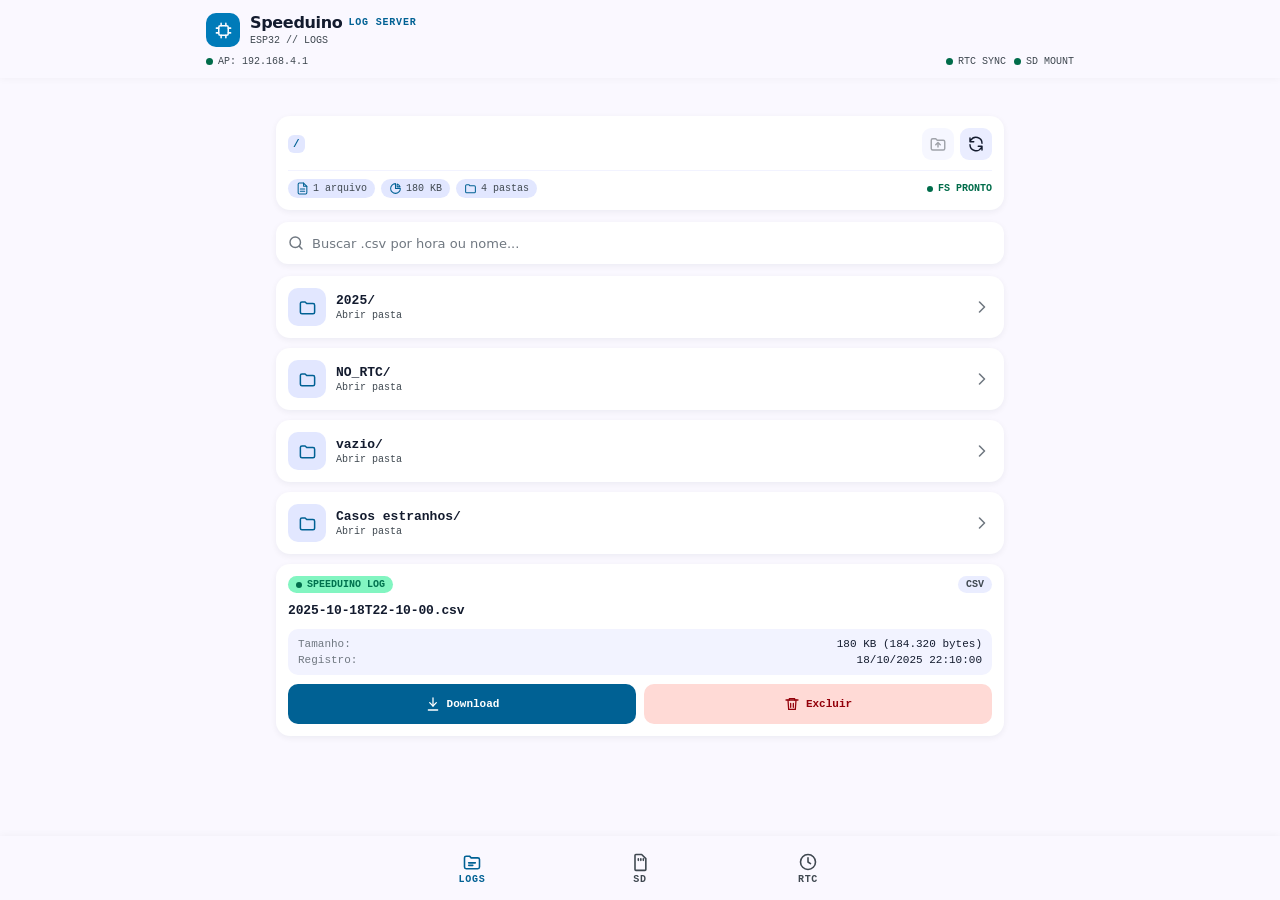
<file: tools/web_preview/index.html>
<!DOCTYPE html>
<html lang="pt-BR">
<head>
<meta charset="utf-8">
<meta name="viewport" content="width=device-width, initial-scale=1.0, viewport-fit=cover">
<meta name="theme-color" content="#faf8ff">
<title>Logs - Speeduino Log Server</title>
<link rel="stylesheet" href="styles.css">
</head>
<body>
<header class="app-header">
  <div class="header-inner">
    <div class="brand-row">
      <div class="brand">
        <div class="brand-mark"><span data-icon="memory"></span></div>
        <div>
          <div class="brand-title"><strong>Speeduino</strong><span class="brand-kicker">Log Server</span></div>
          <span class="brand-sub">ESP32 // LOGS</span>
        </div>
      </div>
    </div>
    <div class="status-row">
      <div class="status-group">
        <span class="status-chip"><span class="dot"></span>AP: 192.168.4.1</span>
      </div>
      <div class="status-group">
        <span class="status-chip"><span class="dot" id="rtc-dot"></span><span id="rtc-status">RTC SYNC</span></span>
        <span class="status-chip"><span class="dot" id="sd-dot"></span><span id="sd-status">SD MOUNT</span></span>
      </div>
    </div>
  </div>
</header>

<main class="page logs-page">
  <section class="panel">
    <div class="breadcrumb-bar">
      <div class="breadcrumb" id="breadcrumb"></div>
      <div class="breadcrumb-actions">
        <a class="icon-btn" id="up-btn" href="#" aria-label="Subir pasta"><span data-icon="folder_up"></span></a>
        <button class="icon-btn" id="refresh-btn" type="button" aria-label="Atualizar pasta"><span data-icon="sync"></span></button>
      </div>
    </div>
    <div class="stats-row">
      <div class="stats-pills" id="stats-pills"></div>
      <span class="status-ok" id="fs-status"><span class="dot pulse"></span>FS PRONTO</span>
    </div>
  </section>

  <section class="search-wrap">
    <span data-icon="search"></span>
    <input class="search-input" id="search-input" type="search" placeholder="Buscar .csv por hora ou nome..." autocomplete="off">
  </section>

  <section class="list" id="log-list"></section>

  <section class="empty-state" id="empty-state">
    <div class="empty-icon"><span data-icon="search"></span></div>
    <h2 class="empty-title" id="empty-title">Nenhum log encontrado</h2>
    <p class="empty-text" id="empty-text">Nenhum arquivo corresponde ao filtro nesta pasta.</p>
  </section>
</main>

<nav class="bottom-nav">
  <div class="nav-inner">
    <a class="nav-item active" href="index.html" aria-current="page"><span data-icon="folder_data"></span><span>Logs</span></a>
    <a class="nav-item" href="sd.html"><span data-icon="sd_card"></span><span>SD</span></a>
    <a class="nav-item" href="rtc.html"><span data-icon="update"></span><span>RTC</span></a>
  </div>
</nav>

<script src="common.js"></script>
<script>
var CURRENT_PATH = "/2025/Outubro/19/2025-10-19T12-34-56.csv";

var TREE = {
  "/": [
    { name: "2025", type: "dir" },
    { name: "NO_RTC", type: "dir" },
    { name: "vazio", type: "dir" },
    { name: "Casos estranhos", type: "dir" },
    { name: "2025-10-18T22-10-00.csv", type: "file", size: 184320 }
  ],
  "/2025": [
    { name: "Setembro", type: "dir" },
    { name: "Outubro", type: "dir" }
  ],
  "/2025/Setembro": [
    { name: "19", type: "dir" },
    { name: "20", type: "dir" }
  ],
  "/2025/Setembro/19": [
    { name: "2025-09-19T08-00-00.csv", type: "file", size: 128000 },
    { name: "2025-09-19T12-00-00.csv", type: "file", size: 1048576 }
  ],
  "/2025/Setembro/20": [
    { name: "2025-09-20T07-30-00.csv", type: "file", size: 987654 }
  ],
  "/2025/Outubro": [
    { name: "18", type: "dir" },
    { name: "19", type: "dir" }
  ],
  "/2025/Outubro/18": [
    { name: "2025-10-18T22-10-00.csv", type: "file", size: 184320 }
  ],
  "/2025/Outubro/19": [
    { name: "2025-10-19T08-00-00.csv", type: "file", size: 512000 },
    { name: "2025-10-19T10-30-00.csv", type: "file", size: 401408 },
    { name: "2025-10-19T12-34-56.csv", type: "file", size: 245760 }
  ],
  "/NO_RTC": [
    { name: "BOOT_0000012345.csv", type: "file", size: 4096 }
  ],
  "/vazio": [],
  "/Casos estranhos": [
    { name: "log do Giulio's car.csv", type: "file", size: 64000 },
    { name: "log & teste.csv", type: "file", size: 32000 },
    { name: "relatório final (v2).csv", type: "file", size: 16000 },
    { name: "arquivo_com_nome_extremamente_longo_para_testar_quebra_de_layout_2025-09-19T18-32-05.csv", type: "file", size: 2048 },
    { name: "vazio.csv", type: "file", size: 0 },
    { name: "erro.csv", type: "file", size: 8000 }
  ]
};

var params = new URLSearchParams(location.search);
var sdOk = params.get("sd") !== "0";
var rtcOk = params.get("rtc") !== "0";
var currentDir = "/";

function setStatus() {
  var rtcDot = document.getElementById("rtc-dot");
  var rtcText = document.getElementById("rtc-status");
  var sdDot = document.getElementById("sd-dot");
  var sdText = document.getElementById("sd-status");
  var fs = document.getElementById("fs-status");

  rtcDot.className = "dot" + (rtcOk ? "" : " err");
  rtcText.textContent = rtcOk ? "RTC SYNC" : "RTC OFF";
  sdDot.className = "dot" + (sdOk ? "" : " err");
  sdText.textContent = sdOk ? "SD MOUNT" : "SD OFF";
  fs.className = "status-ok" + (sdOk ? "" : " bad");
  fs.innerHTML = '<span class="dot' + (sdOk ? " pulse" : "") + '"></span>' + (sdOk ? "FS PRONTO" : "SD INDISPONÍVEL");
}

function parentOf(dir) {
  if (dir === "/") return null;
  var slash = dir.lastIndexOf("/");
  return slash <= 0 ? "/" : dir.substring(0, slash);
}

function renderBreadcrumb() {
  var root = document.getElementById("breadcrumb");
  var parts = currentDir.split("/").filter(Boolean);
  var items = [{ label: "/", path: "/" }];
  var path = "";
  parts.forEach(function (part) {
    path += "/" + part;
    items.push({ label: part, path: path });
  });

  var html = "";
  items.forEach(function (item, index) {
    if (index > 1) html += '<span class="crumb-sep">/</span>';
    if (index === items.length - 1) {
      html += '<span class="crumb current">' + escapeHtml(item.label) + "</span>";
    } else {
      html += '<a class="crumb" href="?dir=' + urlEncode(item.path) + '">' + escapeHtml(item.label) + "</a>";
    }
  });
  root.innerHTML = html;

  var up = document.getElementById("up-btn");
  var parent = parentOf(currentDir);
  if (parent === null) {
    up.href = "#";
    up.className = "icon-btn disabled";
    up.setAttribute("aria-disabled", "true");
  } else {
    up.href = "?dir=" + urlEncode(parent);
    up.className = "icon-btn";
    up.removeAttribute("aria-disabled");
  }
}

function renderStats(entries) {
  var files = entries.filter(function (entry) { return entry.type === "file"; });
  var folders = entries.filter(function (entry) { return entry.type === "dir"; });
  var total = files.reduce(function (sum, entry) { return sum + entry.size; }, 0);
  var html = '<span class="pill">' + icon("description") + " " + files.length + " arquivo" + (files.length === 1 ? "" : "s") + "</span>";
  html += '<span class="pill">' + icon("pie_chart") + " " + formatBytes(total) + "</span>";
  if (folders.length) {
    html += '<span class="pill">' + icon("folder") + " " + folders.length + " pasta" + (folders.length === 1 ? "" : "s") + "</span>";
  }
  document.getElementById("stats-pills").innerHTML = html;
}

function fileMeta(name, noRtc) {
  var parsed = parseLogName(name);
  if (parsed) return parsed.date + " " + parsed.time;
  return noRtc ? "Sem RTC" : "—";
}

function renderFileCard(entry, fullPath) {
  var isCurrent = fullPath === CURRENT_PATH;
  var noRtc = currentDir === "/NO_RTC";
  var parsed = parseLogName(entry.name);
  var badge;
  if (isCurrent) {
    badge = '<span class="badge badge-current"><span class="dot pulse"></span>GRAVANDO</span>';
  } else if (noRtc) {
    badge = '<span class="badge badge-warn"><span class="dot warn"></span>SEM RTC</span>';
  } else if (parsed) {
    badge = '<span class="badge badge-log"><span class="dot"></span>SPEEDUINO LOG</span>';
  } else {
    badge = '<span class="badge badge-muted">ARQUIVO</span>';
  }

  var html = '<article class="item-card log-card" data-name="' + escapeHtml(entry.name.toLowerCase()) + '">';
  html += '<div class="item-top">' + badge + '<span class="badge badge-muted">CSV</span></div>';
  html += '<h3 class="item-title">' + escapeHtml(entry.name) + "</h3>";
  html += '<div class="item-meta">';
  html += '<div class="meta-row"><span class="meta-label">Tamanho:</span><span class="meta-value">' + formatBytesDetailed(entry.size) + "</span></div>";
  html += '<div class="meta-row"><span class="meta-label">Registro:</span><span class="meta-value">' + (isCurrent ? "em andamento" : fileMeta(entry.name, noRtc)) + "</span></div>";
  html += "</div>";

  if (isCurrent) {
    html += '<div class="item-actions"><button class="btn btn-secondary" type="button" disabled>' + icon("clock") + " Gravando agora</button></div>";
  } else {
    var url = urlEncode(fullPath);
    html += '<div class="item-actions">';
    html += '<a class="btn btn-primary" href="/download?file=' + url + '">' + icon("download") + " Download</a>";
    html += '<button class="btn btn-danger" type="button" data-delete data-file="' + escapeHtml(fullPath) + '" data-name="' + escapeHtml(entry.name) + '">' + icon("trash") + " Excluir</button>";
    html += "</div>";
  }
  html += "</article>";
  return html;
}

function render() {
  var entries = TREE[currentDir];
  if (!entries) {
    document.getElementById("log-list").innerHTML = "";
    document.getElementById("empty-title").textContent = "Pasta não encontrada";
    document.getElementById("empty-text").textContent = "O caminho solicitado não existe no cartão SD.";
    document.getElementById("empty-state").classList.add("visible");
    return;
  }

  renderBreadcrumb();
  renderStats(entries);

  var html = "";
  var parent = parentOf(currentDir);
  if (parent !== null) {
    html += '<a class="item-card folder-card parent-card" href="?dir=' + urlEncode(parent) + '">';
    html += '<div class="folder-info"><div class="folder-icon">' + icon("folder_up") + '</div><div><div class="folder-name">Pasta acima</div><div class="folder-sub">Voltar para ' + escapeHtml(parent) + '</div></div></div>';
    html += icon("chevron_right", "folder-arrow") + "</a>";
  }

  entries.forEach(function (entry) {
    var fullPath = currentDir === "/" ? "/" + entry.name : currentDir + "/" + entry.name;
    if (entry.type === "dir") {
      html += '<a class="item-card folder-card" href="?dir=' + urlEncode(fullPath) + '" data-name="' + escapeHtml(entry.name.toLowerCase()) + '">';
      html += '<div class="folder-info"><div class="folder-icon">' + icon("folder") + '</div><div><div class="folder-name">' + escapeHtml(entry.name) + '/</div><div class="folder-sub">Abrir pasta</div></div></div>';
      html += icon("chevron_right", "folder-arrow") + "</a>";
    } else {
      html += renderFileCard(entry, fullPath);
    }
  });

  document.getElementById("log-list").innerHTML = html;
  document.getElementById("search-input").value = "";
  applySearch();
}

function applySearch() {
  var query = document.getElementById("search-input").value.toLowerCase().trim();
  var cards = document.querySelectorAll("#log-list .log-card, #log-list .folder-card:not(.parent-card)");
  var visible = 0;
  cards.forEach(function (card) {
    var name = (card.getAttribute("data-name") || "").toLowerCase();
    var show = !query || name.indexOf(query) >= 0;
    card.classList.toggle("hidden", !show);
    if (show) visible++;
  });

  var empty = document.getElementById("empty-state");
  var entries = TREE[currentDir] || [];
  if (visible === 0) {
    empty.classList.add("visible");
    if (entries.length === 0) {
      document.getElementById("empty-title").textContent = "Pasta vazia";
      document.getElementById("empty-text").textContent = "Nenhum arquivo de log nesta pasta.";
    } else {
      document.getElementById("empty-title").textContent = "Nenhum log encontrado";
      document.getElementById("empty-text").textContent = "Nenhum arquivo corresponde ao termo digitado nesta pasta.";
    }
  } else {
    empty.classList.remove("visible");
  }
}

function removeFile(fullPath) {
  var slash = fullPath.lastIndexOf("/");
  var parent = slash <= 0 ? "/" : fullPath.substring(0, slash);
  var name = fullPath.substring(slash + 1);
  var entries = TREE[parent];
  if (!entries) return false;
  for (var i = 0; i < entries.length; i++) {
    if (entries[i].type === "file" && entries[i].name === name) {
      entries.splice(i, 1);
      return true;
    }
  }
  return false;
}

document.getElementById("search-input").addEventListener("input", applySearch);

document.getElementById("log-list").addEventListener("click", function (event) {
  var button = event.target.closest("[data-delete]");
  if (!button) return;
  var name = button.getAttribute("data-name");
  var file = button.getAttribute("data-file");
  if (!confirm("Tem certeza que deseja excluir " + name + "?")) return;
  button.disabled = true;
  setTimeout(function () {
    if (file.indexOf("erro.csv") >= 0) {
      alert("Erro: Falha ao remover o arquivo");
      button.disabled = false;
      return;
    }
    if (!removeFile(file)) {
      alert("Erro: Arquivo não encontrado");
      button.disabled = false;
      return;
    }
    render();
  }, 650);
});

document.addEventListener("click", function (event) {
  var link = event.target.closest('a[href^="/download?file="]');
  if (!link) return;
  event.preventDefault();
  var file = new URL(link.getAttribute("href"), location.href).searchParams.get("file");
  if (!file || file === CURRENT_PATH) return;
  setTimeout(function () { fakeCsvDownload(file); }, 650);
});

document.getElementById("refresh-btn").addEventListener("click", function () {
  var button = this;
  button.classList.add("spin");
  setTimeout(function () { button.classList.remove("spin"); }, 500);
  render();
});

document.getElementById("up-btn").addEventListener("click", function (event) {
  if (this.classList.contains("disabled")) event.preventDefault();
});

(function init() {
  var dir = params.get("dir");
  if (dir === null || dir === "") dir = "/";
  if (!dir.startsWith("/") || dir.indexOf("..") >= 0) {
    document.getElementById("log-list").innerHTML = "";
    document.getElementById("empty-title").textContent = "Caminho inválido";
    document.getElementById("empty-text").textContent = "O caminho solicitado não é permitido.";
    document.getElementById("empty-state").classList.add("visible");
    return;
  }
  if (dir.length > 1) dir = dir.replace(/\/+$/, "");
  currentDir = dir;
  setStatus();
  render();
})();
</script>
</body>
</html>
</file>
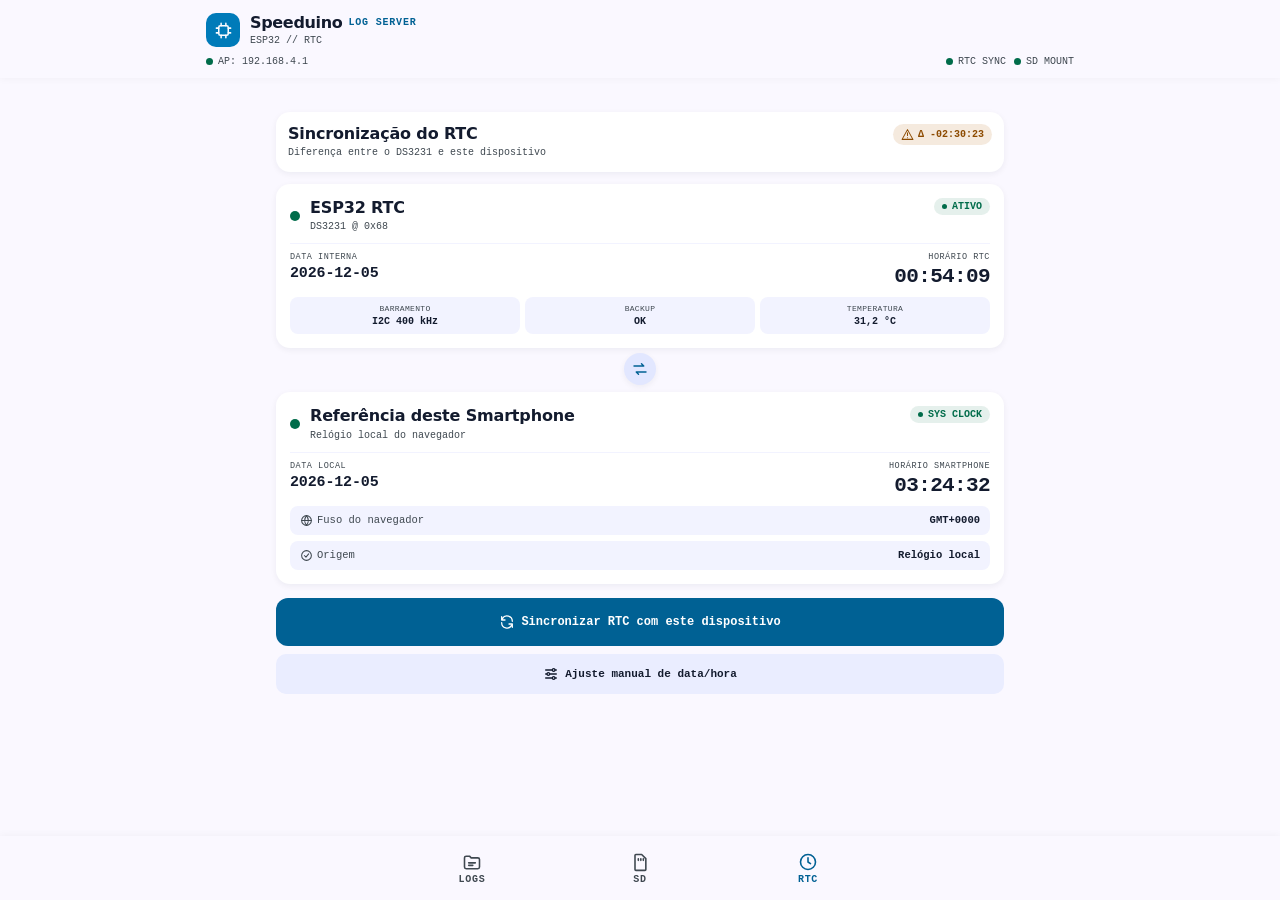
<file: tools/web_preview/rtc.html>
<!DOCTYPE html>
<html lang="pt-BR">
<head>
<meta charset="utf-8">
<meta name="viewport" content="width=device-width, initial-scale=1.0, viewport-fit=cover">
<meta name="theme-color" content="#faf8ff">
<title>RTC - Speeduino Log Server</title>
<link rel="stylesheet" href="styles.css">
</head>
<body>
<header class="app-header">
  <div class="header-inner">
    <div class="brand-row">
      <div class="brand">
        <div class="brand-mark"><span data-icon="memory"></span></div>
        <div>
          <div class="brand-title"><strong>Speeduino</strong><span class="brand-kicker">Log Server</span></div>
          <span class="brand-sub">ESP32 // RTC</span>
        </div>
      </div>
    </div>
    <div class="status-row">
      <div class="status-group">
        <span class="status-chip"><span class="dot"></span>AP: 192.168.4.1</span>
      </div>
      <div class="status-group">
        <span class="status-chip"><span class="dot" id="rtc-dot"></span><span id="rtc-status">RTC SYNC</span></span>
        <span class="status-chip"><span class="dot" id="sd-dot"></span><span id="sd-status">SD MOUNT</span></span>
      </div>
    </div>
  </div>
</header>

<main class="page">
  <section class="panel status-panel">
    <div>
      <h2 class="card-title">Sincronização do RTC</h2>
      <p class="card-sub">Diferença entre o DS3231 e este dispositivo</p>
    </div>
    <span class="delta-badge" id="delta-badge"><span data-icon="warning"></span><span id="delta-text">Δ --:--:--</span></span>
  </section>

  <div class="warning-box" id="rtc-warning">
    <span data-icon="warning"></span>
    <div><strong>RTC não detectado.</strong> Sincronização e ajuste manual ficam indisponíveis até o DS3231 responder.</div>
  </div>

  <section class="card time-card" id="rtc-card">
    <div class="card-head">
      <div class="card-identity">
        <span class="live-dot pulse" id="rtc-live"></span>
        <div>
          <h2 class="card-title">ESP32 RTC</h2>
          <p class="card-sub">DS3231 @ 0x68</p>
        </div>
      </div>
      <span class="status-badge" id="rtc-badge"><span class="dot"></span><span id="rtc-badge-text">ATIVO</span></span>
    </div>
    <div class="time-grid">
      <div class="time-field">
        <span class="time-label">Data interna</span>
        <span class="time-value" id="rtc-date">--</span>
      </div>
      <div class="time-field right">
        <span class="time-label">Horário RTC</span>
        <span class="time-value clock" id="rtc-clock">--:--:--</span>
      </div>
    </div>
    <div class="diag-grid">
      <div class="diag-tile"><span>Barramento</span><strong>I2C 400 kHz</strong></div>
      <div class="diag-tile"><span>Backup</span><strong id="rtc-backup">OK</strong></div>
      <div class="diag-tile"><span>Temperatura</span><strong id="rtc-temp">31,2 °C</strong></div>
    </div>
  </section>

  <div class="transfer"><div class="transfer-icon"><span data-icon="sync_alt"></span></div></div>

  <section class="card time-card">
    <div class="card-head">
      <div class="card-identity">
        <span class="live-dot"></span>
        <div>
          <h2 class="card-title">Referência deste Smartphone</h2>
          <p class="card-sub">Relógio local do navegador</p>
        </div>
      </div>
      <span class="status-badge"><span class="dot"></span><span>SYS CLOCK</span></span>
    </div>
    <div class="time-grid">
      <div class="time-field">
        <span class="time-label">Data local</span>
        <span class="time-value" id="phone-date">--</span>
      </div>
      <div class="time-field right">
        <span class="time-label">Horário smartphone</span>
        <span class="time-value clock" id="phone-clock">--:--:--</span>
      </div>
    </div>
    <div class="diag-list">
      <div class="diag-row"><span><span data-icon="public"></span> Fuso do navegador</span><strong id="timezone-label">GMT</strong></div>
      <div class="diag-row"><span><span data-icon="verified"></span> Origem</span><strong>Relógio local</strong></div>
    </div>
  </section>

  <div class="actions">
    <button class="btn btn-primary btn-large" id="btn-sync" type="button"><span data-icon="sync"></span><span>Sincronizar RTC com este dispositivo</span></button>
    <button class="btn btn-secondary btn-medium" id="btn-manual-toggle" type="button" aria-expanded="false"><span data-icon="tune"></span><span>Ajuste manual de data/hora</span></button>
  </div>

  <section class="card manual-form" id="manual-form">
    <div class="form-head"><strong>Ajuste fino estático</strong><span>ISO 8601</span></div>
    <div class="form-grid">
      <div class="field">
        <label for="manual-date">Data</label>
        <input id="manual-date" type="date">
      </div>
      <div class="field">
        <label for="manual-time">Horário</label>
        <input id="manual-time" type="time" step="1">
      </div>
    </div>
    <button class="btn btn-primary btn-medium" id="btn-manual-save" type="button"><span data-icon="check"></span><span>Gravar timestamp manual no DS3231</span></button>
  </section>
</main>

<nav class="bottom-nav">
  <div class="nav-inner">
    <a class="nav-item" href="index.html"><span data-icon="folder_data"></span><span>Logs</span></a>
    <a class="nav-item" href="sd.html"><span data-icon="sd_card"></span><span>SD</span></a>
    <a class="nav-item active" href="rtc.html" aria-current="page"><span data-icon="update"></span><span>RTC</span></a>
  </div>
</nav>

<div class="toast" id="toast">
  <div class="toast-main"><span id="toast-icon"></span><span id="toast-message"></span></div>
  <span class="toast-ack" id="toast-ack">ACK</span>
</div>

<script src="common.js"></script>
<script>
var params = new URLSearchParams(location.search);
var rtcOk = params.get("rtc") !== "0";
var sdOk = params.get("sd") !== "0";
var lostPower = params.get("lost") === "1";
var simulateFail = params.get("fail") === "1";
var baseDeltaMs = params.has("delta") ? Number(params.get("delta")) * 1000 : -((2 * 3600 + 30 * 60 + 23) * 1000);
var pageLoadedAt = Date.now();
var rtcBaseMs = pageLoadedAt + (rtcOk ? baseDeltaMs : 0);
var manualVisible = false;

function rtcNow() {
  return new Date(rtcBaseMs + (Date.now() - pageLoadedAt));
}

function formatDelta(ms) {
  var total = Math.floor(Math.abs(ms) / 1000);
  var sign = ms < 0 ? "-" : "+";
  var h = Math.floor(total / 3600);
  var m = Math.floor((total % 3600) / 60);
  var s = total % 60;
  return "Δ " + sign + pad(h) + ":" + pad(m) + ":" + pad(s);
}

function timezoneLabel() {
  var offset = -new Date().getTimezoneOffset();
  var sign = offset >= 0 ? "+" : "-";
  var h = Math.floor(Math.abs(offset) / 60);
  var m = Math.abs(offset) % 60;
  return "GMT" + sign + pad(h) + pad(m);
}

function setStatus() {
  var rtcDot = document.getElementById("rtc-dot");
  var rtcText = document.getElementById("rtc-status");
  var sdDot = document.getElementById("sd-dot");
  var sdText = document.getElementById("sd-status");
  rtcDot.className = "dot" + (rtcOk ? "" : " err");
  rtcText.textContent = rtcOk ? "RTC SYNC" : "RTC OFF";
  sdDot.className = "dot" + (sdOk ? "" : " err");
  sdText.textContent = sdOk ? "SD MOUNT" : "SD OFF";

  var badge = document.getElementById("rtc-badge");
  var badgeText = document.getElementById("rtc-badge-text");
  var warning = document.getElementById("rtc-warning");
  var live = document.getElementById("rtc-live");
  var syncButton = document.getElementById("btn-sync");
  var manualButton = document.getElementById("btn-manual-toggle");
  var saveButton = document.getElementById("btn-manual-save");

  badge.className = "status-badge" + (rtcOk ? "" : " error");
  badgeText.textContent = rtcOk ? "ATIVO" : "OFF";
  warning.classList.toggle("visible", !rtcOk);
  live.className = "live-dot" + (rtcOk ? " pulse" : "");
  syncButton.disabled = !rtcOk;
  manualButton.disabled = !rtcOk;
  saveButton.disabled = !rtcOk;

  if (!rtcOk) {
    document.getElementById("rtc-date").textContent = "--";
    document.getElementById("rtc-clock").textContent = "--:--:--";
    document.getElementById("rtc-backup").textContent = "—";
    document.getElementById("rtc-temp").textContent = "—";
    document.getElementById("delta-badge").className = "delta-badge";
    document.getElementById("delta-badge").innerHTML = icon("warning") + '<span id="delta-text">RTC OFF</span>';
  }
}

function updateClocks() {
  var now = new Date();
  document.getElementById("phone-date").textContent = formatLocalDate(now);
  document.getElementById("phone-clock").textContent = formatLocalTime(now);
  document.getElementById("timezone-label").textContent = timezoneLabel();

  if (!rtcOk) return;

  var rtc = rtcNow();
  document.getElementById("rtc-date").textContent = formatLocalDate(rtc);
  document.getElementById("rtc-clock").textContent = formatLocalTime(rtc);

  var delta = rtc.getTime() - now.getTime();
  var badge = document.getElementById("delta-badge");
  var abs = Math.abs(delta);
  badge.className = "delta-badge" + (abs > 2000 ? "" : " ok");
  badge.innerHTML = icon(abs > 2000 ? "warning" : "check_circle") + '<span id="delta-text">' + formatDelta(delta) + "</span>";

  if (manualVisible) {
    document.getElementById("manual-date").value = formatLocalDate(rtc);
    document.getElementById("manual-time").value = formatLocalTime(rtc);
  }
}

function openManualForm() {
  manualVisible = !manualVisible;
  var form = document.getElementById("manual-form");
  var button = document.getElementById("btn-manual-toggle");
  form.classList.toggle("visible", manualVisible);
  button.setAttribute("aria-expanded", manualVisible ? "true" : "false");
  if (manualVisible) {
    var base = rtcOk ? rtcNow() : new Date();
    document.getElementById("manual-date").value = formatLocalDate(base);
    document.getElementById("manual-time").value = formatLocalTime(base);
    setTimeout(function () { form.scrollIntoView({ block: "center" }); }, 30);
  }
}

function applyRtcTime(date) {
  rtcBaseMs = date.getTime();
  pageLoadedAt = Date.now();
  updateClocks();
}

document.getElementById("btn-sync").addEventListener("click", function () {
  if (!rtcOk) return;
  var button = this;
  var iconEl = button.querySelector(".icon");
  button.disabled = true;
  if (iconEl) iconEl.classList.add("spin");
  setTimeout(function () {
    if (simulateFail) {
      showToast("Falha simulada ao sincronizar o RTC.", false, "ERRO");
    } else {
      applyRtcTime(new Date());
      showToast("RTC DS3231 sincronizado com sucesso!", true, "ACK");
    }
    button.disabled = false;
    if (iconEl) iconEl.classList.remove("spin");
  }, 700);
});

document.getElementById("btn-manual-toggle").addEventListener("click", openManualForm);

document.getElementById("btn-manual-save").addEventListener("click", function () {
  if (!rtcOk) return;
  var dateValue = document.getElementById("manual-date").value;
  var timeValue = document.getElementById("manual-time").value;
  if (!dateValue || !timeValue) {
    showToast("Informe data e horário para gravar.", false, "ERRO");
    return;
  }
  var target = new Date(dateValue + "T" + timeValue);
  if (isNaN(target.getTime())) {
    showToast("Data ou horário inválido.", false, "ERRO");
    return;
  }
  if (simulateFail) {
    showToast("Falha simulada ao gravar o timestamp.", false, "ERRO");
    return;
  }
  applyRtcTime(target);
  showToast("Timestamp manual gravado no DS3231.", true, "ACK");
});

(function init() {
  setStatus();
  document.getElementById("rtc-temp").textContent = rtcOk
    ? (params.has("temp") ? Number(params.get("temp")).toLocaleString("pt-BR", { minimumFractionDigits: 1, maximumFractionDigits: 1 }) : "31,2") + " °C"
    : "—";
  document.getElementById("rtc-backup").textContent = rtcOk ? (lostPower ? "PERDEU ENERGIA" : "OK") : "—";
  document.getElementById("rtc-backup").className = lostPower ? "bad" : "";
  updateClocks();
  if (params.get("manual") === "1") openManualForm();
  setInterval(updateClocks, 1000);
})();
</script>
</body>
</html>
</file>
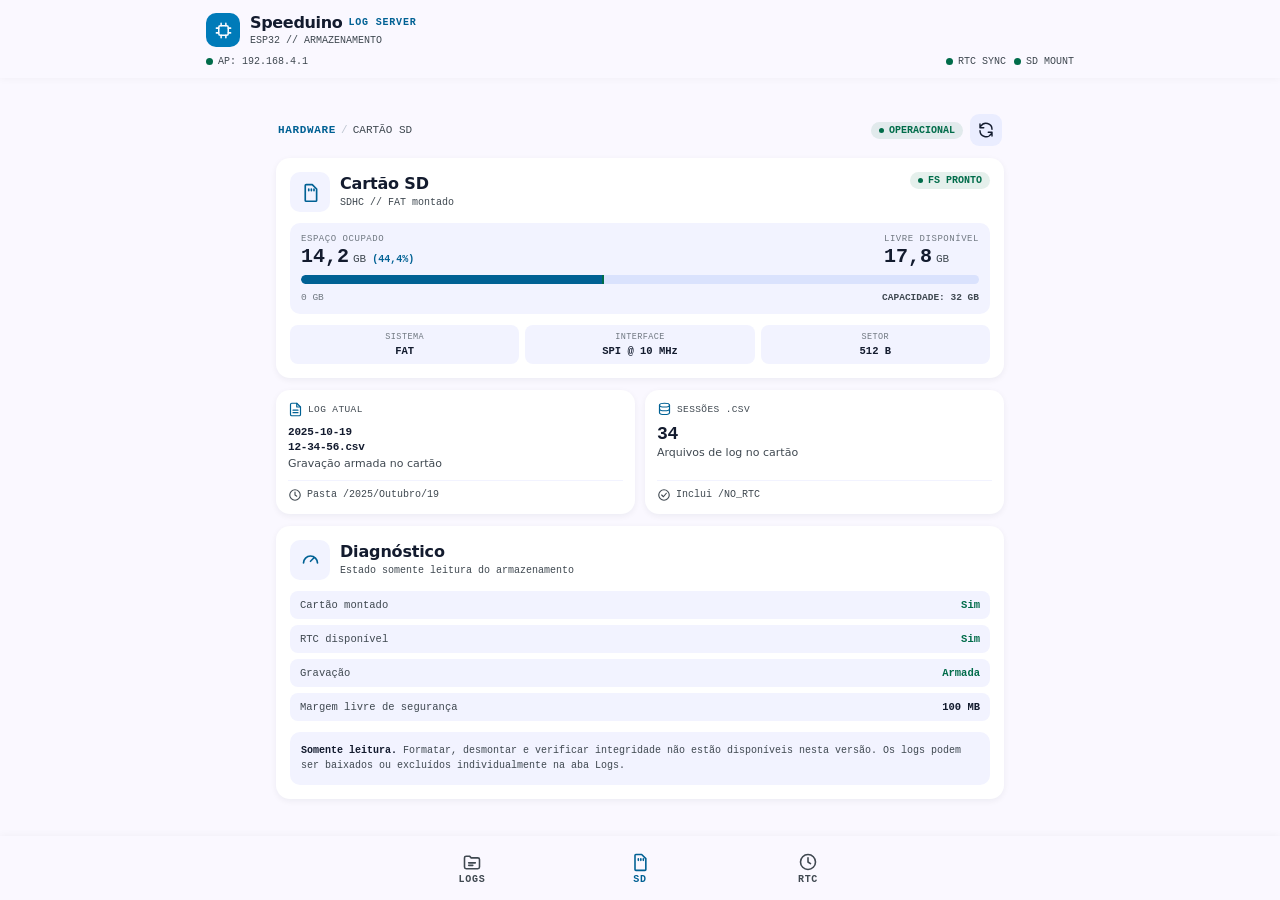
<file: tools/web_preview/sd.html>
<!DOCTYPE html>
<html lang="pt-BR">
<head>
<meta charset="utf-8">
<meta name="viewport" content="width=device-width, initial-scale=1.0, viewport-fit=cover">
<meta name="theme-color" content="#faf8ff">
<title>SD - Speeduino Log Server</title>
<link rel="stylesheet" href="styles.css">
</head>
<body>
<header class="app-header">
  <div class="header-inner">
    <div class="brand-row">
      <div class="brand">
        <div class="brand-mark"><span data-icon="memory"></span></div>
        <div>
          <div class="brand-title"><strong>Speeduino</strong><span class="brand-kicker">Log Server</span></div>
          <span class="brand-sub">ESP32 // ARMAZENAMENTO</span>
        </div>
      </div>
    </div>
    <div class="status-row">
      <div class="status-group">
        <span class="status-chip"><span class="dot"></span>AP: 192.168.4.1</span>
      </div>
      <div class="status-group">
        <span class="status-chip"><span class="dot" id="rtc-dot"></span><span id="rtc-status">RTC SYNC</span></span>
        <span class="status-chip"><span class="dot" id="sd-dot"></span><span id="sd-status">SD MOUNT</span></span>
      </div>
    </div>
  </div>
</header>

<main class="page">
  <div class="hardware-bar">
    <div class="crumb-static"><strong>HARDWARE</strong><span class="sep">/</span><span>CARTÃO SD</span></div>
    <div class="hardware-actions">
      <span class="status-badge" id="op-status"><span class="dot"></span><span id="op-text">OPERACIONAL</span></span>
      <button class="icon-btn" id="refresh-btn" type="button" aria-label="Atualizar dados"><span data-icon="sync"></span></button>
    </div>
  </div>

  <section class="card">
    <div class="card-head">
      <div class="card-identity">
        <div class="card-icon"><span data-icon="sd_card"></span></div>
        <div>
          <h2 class="card-title">Cartão SD</h2>
          <p class="card-sub" id="card-sub">SDHC // FAT montado</p>
        </div>
      </div>
      <span class="status-badge" id="fs-badge"><span class="dot"></span><span id="fs-badge-text">FS PRONTO</span></span>
    </div>

    <div class="storage-box">
      <div class="storage-numbers">
        <div class="storage-number">
          <span class="storage-label">Espaço Ocupado</span>
          <div class="storage-value"><strong id="used-value">14,2</strong><span>GB</span><em id="used-pct">(44,4%)</em></div>
        </div>
        <div class="storage-number right">
          <span class="storage-label">Livre Disponível</span>
          <div class="storage-value"><strong id="free-value">17,8</strong><span>GB</span></div>
        </div>
      </div>
      <div class="progress">
        <div class="progress-used" id="used-bar" style="width: 44.4%"></div>
        <div class="progress-buffer" id="buffer-bar" style="width: 0.3%"></div>
      </div>
      <div class="storage-foot"><span id="storage-foot-left">0 GB</span><strong id="capacity-label">CAPACIDADE: 32,0 GB</strong></div>
    </div>

    <div class="spec-grid">
      <div class="spec"><span class="spec-label">Sistema</span><span class="spec-value" id="spec-system">FAT</span></div>
      <div class="spec"><span class="spec-label">Interface</span><span class="spec-value" id="spec-interface">SPI @ 10 MHz</span></div>
      <div class="spec"><span class="spec-label">Setor</span><span class="spec-value" id="spec-sector">512 B</span></div>
    </div>
  </section>

  <section class="two-col">
    <div class="stat-card">
      <div class="stat-title"><span data-icon="description"></span> Log atual</div>
      <div>
        <div class="stat-value small" id="current-log">2025-10-19T12-34-56.csv</div>
        <p class="stat-sub" id="current-sub">Gravação armada no cartão</p>
      </div>
      <div class="stat-foot"><span data-icon="clock"></span><span id="current-foot">Pasta /2025/Outubro/19</span></div>
    </div>
    <div class="stat-card">
      <div class="stat-title"><span data-icon="database"></span> Sessões .csv</div>
      <div>
        <div class="stat-value" id="session-count">34</div>
        <p class="stat-sub" id="session-sub">Arquivos de log no cartão</p>
      </div>
      <div class="stat-foot"><span data-icon="check_circle"></span><span id="session-foot">Inclui /NO_RTC</span></div>
    </div>
  </section>

  <section class="card">
    <div class="card-head">
      <div class="card-identity">
        <div class="card-icon"><span data-icon="gauge"></span></div>
        <div>
          <h2 class="card-title">Diagnóstico</h2>
          <p class="card-sub">Estado somente leitura do armazenamento</p>
        </div>
      </div>
    </div>
    <div class="diag-list">
      <div class="diag-row"><span>Cartão montado</span><strong class="ok" id="diag-sd">Sim</strong></div>
      <div class="diag-row"><span>RTC disponível</span><strong class="ok" id="diag-rtc">Sim</strong></div>
      <div class="diag-row"><span>Gravação</span><strong class="ok" id="diag-arm">Armada</strong></div>
      <div class="diag-row"><span>Margem livre de segurança</span><strong id="diag-margin">100 MB</strong></div>
    </div>
    <div class="note-box">
      <strong>Somente leitura.</strong> Formatar, desmontar e verificar integridade não estão disponíveis nesta versão. Os logs podem ser baixados ou excluídos individualmente na aba Logs.
    </div>
  </section>
</main>

<nav class="bottom-nav">
  <div class="nav-inner">
    <a class="nav-item" href="index.html"><span data-icon="folder_data"></span><span>Logs</span></a>
    <a class="nav-item active" href="sd.html" aria-current="page"><span data-icon="sd_card"></span><span>SD</span></a>
    <a class="nav-item" href="rtc.html"><span data-icon="update"></span><span>RTC</span></a>
  </div>
</nav>

<script src="common.js"></script>
<script>
var params = new URLSearchParams(location.search);
var sdOk = params.get("sd") !== "0";
var rtcOk = params.get("rtc") !== "0";
var totalBytes = 32 * 1024 * 1024 * 1024;
var usedBytes = Math.round(totalBytes * 0.444);
var marginBytes = 100 * 1024 * 1024;
var currentLog = "2025-10-19T12-34-56.csv";
var currentFolder = "/2025/Outubro/19";

function storageParts(bytes) {
  if (bytes < 1024 * 1024 * 1024) {
    return { value: (bytes / (1024 * 1024)).toLocaleString("pt-BR", { maximumFractionDigits: 1 }), unit: "MB" };
  }
  return { value: (bytes / (1024 * 1024 * 1024)).toLocaleString("pt-BR", { maximumFractionDigits: 1 }), unit: "GB" };
}

function setStatus() {
  var rtcDot = document.getElementById("rtc-dot");
  var rtcText = document.getElementById("rtc-status");
  var sdDot = document.getElementById("sd-dot");
  var sdText = document.getElementById("sd-status");
  rtcDot.className = "dot" + (rtcOk ? "" : " err");
  rtcText.textContent = rtcOk ? "RTC SYNC" : "RTC OFF";
  sdDot.className = "dot" + (sdOk ? "" : " err");
  sdText.textContent = sdOk ? "SD MOUNT" : "SD OFF";
}

function render() {
  setStatus();

  var used = sdOk ? usedBytes : 0;
  var total = sdOk ? totalBytes : 0;
  var free = Math.max(0, total - used);
  var usedPct = total ? (used / total) * 100 : 0;
  var bufferPct = total ? (marginBytes / total) * 100 : 0;
  var usedParts = storageParts(used);
  var freeParts = storageParts(free);
  var totalParts = storageParts(total);

  var op = document.getElementById("op-status");
  var opText = document.getElementById("op-text");
  var fsBadge = document.getElementById("fs-badge");
  var fsText = document.getElementById("fs-badge-text");
  var cardSub = document.getElementById("card-sub");

  op.className = "status-badge" + (sdOk ? "" : " error");
  opText.textContent = sdOk ? "OPERACIONAL" : "FALHA";
  fsBadge.className = "status-badge" + (sdOk ? "" : " error");
  fsText.textContent = sdOk ? "FS PRONTO" : "SEM FS";
  cardSub.textContent = sdOk ? "SDHC // FAT montado" : "Cartão não montado";

  document.getElementById("used-value").textContent = sdOk ? usedParts.value : "—";
  document.getElementById("free-value").textContent = sdOk ? freeParts.value : "—";
  document.querySelector("#used-value + span").textContent = sdOk ? usedParts.unit : "";
  document.querySelector("#free-value + span").textContent = sdOk ? freeParts.unit : "";
  document.getElementById("used-pct").textContent = sdOk ? "(" + usedPct.toLocaleString("pt-BR", { maximumFractionDigits: 1 }) + "%)" : "";
  document.getElementById("used-bar").style.width = sdOk ? usedPct + "%" : "0%";
  document.getElementById("buffer-bar").style.width = sdOk ? bufferPct + "%" : "0%";
  document.getElementById("buffer-bar").style.display = sdOk ? "" : "none";
  document.getElementById("storage-foot-left").textContent = sdOk ? "0 GB" : "—";
  document.getElementById("capacity-label").textContent = sdOk ? "CAPACIDADE: " + totalParts.value + " " + totalParts.unit : "CAPACIDADE: —";

  document.getElementById("spec-system").textContent = sdOk ? "FAT" : "—";
  document.getElementById("spec-interface").textContent = sdOk ? "SPI @ 10 MHz" : "—";
  document.getElementById("spec-sector").textContent = sdOk ? "512 B" : "—";

  document.getElementById("current-log").innerHTML = sdOk ? escapeHtml(currentLog).replace("T", "<br>") : "—";
  document.getElementById("current-sub").textContent = sdOk ? "Gravação armada no cartão" : "Sem acesso ao cartão";
  document.getElementById("current-foot").textContent = sdOk ? "Pasta " + currentFolder : "Pasta indisponível";
  document.getElementById("session-count").textContent = sdOk ? "34" : "0";
  document.getElementById("session-sub").textContent = sdOk ? "Arquivos de log no cartão" : "Nenhum arquivo acessível";
  document.getElementById("session-foot").textContent = sdOk ? "Inclui /NO_RTC" : "SD indisponível";

  document.getElementById("diag-sd").textContent = sdOk ? "Sim" : "Não";
  document.getElementById("diag-sd").className = sdOk ? "ok" : "bad";
  document.getElementById("diag-rtc").textContent = rtcOk ? "Sim" : "Não";
  document.getElementById("diag-rtc").className = rtcOk ? "ok" : "bad";
  document.getElementById("diag-arm").textContent = sdOk ? "Armada" : "Parada";
  document.getElementById("diag-arm").className = sdOk ? "ok" : "bad";
  document.getElementById("diag-margin").textContent = "100 MB";
}

document.getElementById("refresh-btn").addEventListener("click", function () {
  var button = this;
  button.classList.add("spin");
  setTimeout(function () { button.classList.remove("spin"); }, 500);
  render();
});

render();
</script>
</body>
</html>
</file>
<file: tools/web_preview/styles.css>
:root {
  --surface: #faf8ff;
  --surface-container-lowest: #ffffff;
  --surface-container-low: #f2f3ff;
  --surface-container: #eaedff;
  --surface-container-high: #e2e7ff;
  --surface-container-highest: #dae2fd;
  --on-surface: #131b2e;
  --on-surface-variant: #3f4850;
  --outline: #707881;
  --outline-variant: #bfc7d2;
  --primary: #006194;
  --primary-container: #007bb9;
  --on-primary: #ffffff;
  --on-primary-container: #fdfcff;
  --primary-fixed: #cce5ff;
  --primary-fixed-dim: #93ccff;
  --secondary: #006c4a;
  --secondary-container: #82f5c1;
  --on-secondary-container: #00714e;
  --secondary-fixed: #85f8c4;
  --error: #ba1a1a;
  --error-container: #ffdad6;
  --on-error-container: #93000a;
  --tertiary: #8d4b00;
  --tertiary-container: #b15f00;
  --inverse-surface: #283044;
  --inverse-on-surface: #eef0ff;
  --radius-sm: 0.5rem;
  --radius: 0.75rem;
  --radius-lg: 1rem;
  --shadow-sm: 0 2px 6px rgba(19, 27, 46, 0.06);
  --shadow-md: 0 8px 24px rgba(19, 27, 46, 0.14);
  --font-sans: system-ui, -apple-system, BlinkMacSystemFont, "Segoe UI", Roboto, "Helvetica Neue", Arial, sans-serif;
  --font-mono: ui-monospace, SFMono-Regular, Menlo, Consolas, "Liberation Mono", monospace;
}

* {
  box-sizing: border-box;
}

html,
body {
  width: 100%;
  margin: 0;
  padding: 0;
}

body {
  min-height: 100vh;
  min-height: 100dvh;
  display: flex;
  flex-direction: column;
  background: var(--surface);
  color: var(--on-surface);
  font-family: var(--font-sans);
  overscroll-behavior: none;
  -webkit-text-size-adjust: 100%;
}

button,
input {
  font: inherit;
}

a {
  color: inherit;
}

.icon {
  width: 1.25em;
  height: 1.25em;
  display: inline-block;
  vertical-align: -0.2em;
  fill: none;
  stroke: currentColor;
  stroke-width: 1.9;
  stroke-linecap: round;
  stroke-linejoin: round;
  flex: none;
}

.app-header {
  position: fixed;
  top: 0;
  left: 0;
  right: 0;
  z-index: 50;
  padding-top: env(safe-area-inset-top, 0px);
  background: rgba(250, 248, 255, 0.92);
  backdrop-filter: blur(16px);
  -webkit-backdrop-filter: blur(16px);
  box-shadow: 0 1px 8px rgba(0, 0, 0, 0.04);
}

.header-inner {
  max-width: 900px;
  margin: 0 auto;
  padding: 13px 16px 11px;
}

.brand-row,
.status-row,
.status-group,
.brand,
.brand-title {
  display: flex;
  align-items: center;
}

.brand-row,
.status-row {
  justify-content: space-between;
  gap: 10px;
}

.brand {
  gap: 10px;
  min-width: 0;
}

.brand-mark {
  width: 34px;
  height: 34px;
  border-radius: 10px;
  display: grid;
  place-items: center;
  background: var(--primary-container);
  color: var(--on-primary-container);
  flex: none;
}

.brand-mark .icon {
  width: 19px;
  height: 19px;
}

.brand-title {
  gap: 6px;
  flex-wrap: wrap;
  line-height: 1;
}

.brand-title strong {
  font-size: 16px;
  letter-spacing: -0.02em;
}

.brand-kicker {
  font-family: var(--font-mono);
  font-size: 10px;
  font-weight: 600;
  letter-spacing: 0.08em;
  text-transform: uppercase;
  color: var(--primary);
}

.brand-sub {
  display: block;
  margin-top: 4px;
  font-family: var(--font-mono);
  font-size: 10px;
  color: var(--on-surface-variant);
}

.status-row {
  margin-top: 9px;
  flex-wrap: wrap;
  font-family: var(--font-mono);
  font-size: 10px;
  color: var(--on-surface-variant);
}

.status-group {
  gap: 8px;
  flex-wrap: wrap;
}

.status-chip {
  display: inline-flex;
  align-items: center;
  gap: 5px;
  white-space: nowrap;
}

.status-chip .icon {
  width: 14px;
  height: 14px;
}

.dot {
  width: 7px;
  height: 7px;
  border-radius: 999px;
  background: var(--secondary);
  flex: none;
}

.dot.warn {
  background: var(--tertiary-container);
}

.dot.err {
  background: var(--error);
}

.pulse {
  animation: pulse 2s ease-in-out infinite;
}

@keyframes pulse {
  0%,
  100% {
    opacity: 1;
  }
  50% {
    opacity: 0.35;
  }
}

.page {
  flex: 1;
  width: 100%;
  max-width: 760px;
  margin: 0 auto;
  padding: calc(env(safe-area-inset-top, 0px) + var(--header-pad, 112px)) 16px calc(env(safe-area-inset-bottom, 0px) + 88px);
  display: flex;
  flex-direction: column;
  gap: 12px;
}

.logs-page {
  --header-pad: 116px;
}

.panel,
.item-card,
.stat-card,
.empty-state {
  background: var(--surface-container-lowest);
  border-radius: 14px;
  box-shadow: var(--shadow-sm);
}

.panel {
  padding: 12px;
}

.breadcrumb-bar {
  display: flex;
  align-items: center;
  justify-content: space-between;
  gap: 8px;
}

.breadcrumb {
  display: flex;
  align-items: center;
  gap: 2px;
  min-width: 0;
  overflow-x: auto;
  white-space: nowrap;
  padding: 2px 0;
  font-family: var(--font-mono);
  font-size: 11px;
  scrollbar-width: none;
}

.breadcrumb::-webkit-scrollbar {
  display: none;
}

.crumb {
  color: var(--on-surface-variant);
  text-decoration: none;
  padding: 3px 5px;
  border-radius: 6px;
}

.crumb:hover {
  background: var(--surface-container);
}

.crumb.current {
  color: var(--primary);
  background: var(--surface-container-high);
  font-weight: 600;
}

.crumb-sep {
  color: var(--outline-variant);
  font-weight: 600;
}

.breadcrumb-actions {
  display: flex;
  gap: 6px;
  flex: none;
}

.icon-btn {
  width: 32px;
  height: 32px;
  display: grid;
  place-items: center;
  border: 0;
  border-radius: 9px;
  background: var(--surface-container);
  color: var(--on-surface);
  cursor: pointer;
  text-decoration: none;
}

.icon-btn:hover {
  background: var(--surface-container-high);
}

.icon-btn .icon {
  width: 18px;
  height: 18px;
}

.icon-btn.disabled {
  opacity: 0.4;
  pointer-events: none;
}

.icon-btn.spin .icon {
  animation: spin 0.5s linear;
}

@keyframes spin {
  to {
    transform: rotate(360deg);
  }
}

.stats-row {
  display: flex;
  align-items: center;
  justify-content: space-between;
  gap: 8px;
  flex-wrap: wrap;
  margin-top: 10px;
  padding-top: 8px;
  border-top: 1px solid var(--surface-container-low);
}

.stats-pills {
  display: flex;
  align-items: center;
  gap: 6px;
  flex-wrap: wrap;
}

.pill {
  display: inline-flex;
  align-items: center;
  gap: 4px;
  padding: 3px 8px;
  border-radius: 999px;
  background: var(--surface-container-high);
  color: var(--on-surface-variant);
  font-family: var(--font-mono);
  font-size: 10px;
  white-space: nowrap;
}

.pill .icon {
  width: 13px;
  height: 13px;
  color: var(--primary);
}

.status-ok {
  display: inline-flex;
  align-items: center;
  gap: 5px;
  font-family: var(--font-mono);
  font-size: 10px;
  font-weight: 600;
  color: var(--secondary);
  white-space: nowrap;
}

.status-ok .dot {
  width: 6px;
  height: 6px;
}

.status-ok.bad {
  color: var(--error);
}

.status-ok.bad .dot {
  background: var(--error);
}

.search-wrap {
  position: relative;
}

.search-wrap > .icon {
  position: absolute;
  left: 11px;
  top: 50%;
  transform: translateY(-50%);
  width: 18px;
  height: 18px;
  color: var(--outline);
}

.search-input {
  width: 100%;
  height: 42px;
  padding: 0 12px 0 35px;
  border: 1px solid transparent;
  border-radius: 12px;
  background: var(--surface-container-lowest);
  color: var(--on-surface);
  font-size: 13px;
  outline: none;
  box-shadow: var(--shadow-sm);
}

.search-input:focus {
  background: var(--surface-container-low);
  border-color: var(--outline-variant);
}

.search-input::placeholder {
  color: var(--outline);
}

.list {
  display: flex;
  flex-direction: column;
  gap: 10px;
}

.item-card {
  padding: 12px;
  display: flex;
  flex-direction: column;
  gap: 9px;
}

.item-top {
  display: flex;
  align-items: flex-start;
  justify-content: space-between;
  gap: 8px;
}

.badge {
  display: inline-flex;
  align-items: center;
  gap: 5px;
  padding: 3px 8px;
  border-radius: 999px;
  font-family: var(--font-mono);
  font-size: 10px;
  font-weight: 600;
  white-space: nowrap;
}

.badge-log {
  background: var(--secondary-container);
  color: var(--on-secondary-container);
}

.badge-current {
  background: var(--primary-fixed);
  color: var(--primary);
}

.badge-muted {
  background: var(--surface-container);
  color: var(--on-surface-variant);
}

.badge-warn {
  background: rgba(177, 95, 0, 0.14);
  color: var(--tertiary);
}

.badge .dot {
  width: 6px;
  height: 6px;
}

.item-title {
  margin: 0;
  font-family: var(--font-mono);
  font-size: 13px;
  font-weight: 600;
  letter-spacing: -0.01em;
  line-height: 1.35;
  word-break: break-all;
}

.item-meta {
  display: flex;
  flex-direction: column;
  gap: 4px;
  padding: 9px 10px;
  border-radius: 10px;
  background: var(--surface-container-low);
  font-family: var(--font-mono);
  font-size: 11px;
}

.meta-row {
  display: flex;
  align-items: baseline;
  justify-content: space-between;
  gap: 10px;
}

.meta-label {
  color: var(--outline);
  flex: none;
}

.meta-value {
  color: var(--on-surface);
  text-align: right;
  word-break: break-word;
}

.item-actions {
  display: flex;
  gap: 8px;
}

.btn {
  flex: 1;
  min-height: 40px;
  display: inline-flex;
  align-items: center;
  justify-content: center;
  gap: 6px;
  padding: 0 10px;
  border: 0;
  border-radius: 10px;
  font-family: var(--font-mono);
  font-size: 11px;
  font-weight: 600;
  text-decoration: none;
  cursor: pointer;
  white-space: nowrap;
}

.btn .icon {
  width: 16px;
  height: 16px;
}

.btn-primary {
  background: var(--primary);
  color: var(--on-primary);
}

.btn-danger {
  background: var(--error-container);
  color: var(--on-error-container);
}

.btn-secondary {
  background: var(--surface-container);
  color: var(--on-surface);
}

.btn:active {
  transform: scale(0.99);
}

.btn:disabled {
  opacity: 0.65;
  cursor: not-allowed;
  transform: none;
}

.folder-card {
  flex-direction: row;
  align-items: center;
  justify-content: space-between;
  gap: 10px;
  text-decoration: none;
  color: inherit;
}

.folder-card:hover {
  background: var(--surface-container-low);
}

.parent-card {
  background: var(--surface-container-low);
}

.folder-info {
  display: flex;
  align-items: center;
  gap: 10px;
  min-width: 0;
}

.folder-icon {
  width: 38px;
  height: 38px;
  border-radius: 10px;
  display: grid;
  place-items: center;
  background: var(--surface-container-high);
  color: var(--primary);
  flex: none;
}

.folder-icon .icon {
  width: 19px;
  height: 19px;
}

.folder-name {
  font-family: var(--font-mono);
  font-size: 13px;
  font-weight: 600;
  word-break: break-all;
}

.folder-sub {
  margin-top: 2px;
  font-family: var(--font-mono);
  font-size: 10px;
  color: var(--on-surface-variant);
}

.folder-arrow {
  color: var(--outline);
  flex: none;
}

.empty-state {
  display: none;
  padding: 24px 16px;
  text-align: center;
}

.empty-state.visible {
  display: block;
}

.empty-icon {
  width: 48px;
  height: 48px;
  margin: 0 auto 10px;
  border-radius: 999px;
  display: grid;
  place-items: center;
  background: var(--surface-container);
  color: var(--outline);
}

.empty-icon .icon {
  width: 24px;
  height: 24px;
}

.empty-title {
  margin: 0 0 6px;
  font-size: 16px;
  letter-spacing: -0.01em;
}

.empty-text {
  margin: 0 auto;
  max-width: 320px;
  font-size: 12px;
  line-height: 1.55;
  color: var(--on-surface-variant);
}

.bottom-nav {
  position: fixed;
  left: 0;
  right: 0;
  bottom: 0;
  z-index: 50;
  padding-bottom: env(safe-area-inset-bottom, 0px);
  background: rgba(250, 248, 255, 0.94);
  backdrop-filter: blur(16px);
  -webkit-backdrop-filter: blur(16px);
  box-shadow: 0 -1px 8px rgba(0, 0, 0, 0.04);
}

.nav-inner {
  max-width: 520px;
  height: 64px;
  margin: 0 auto;
  padding: 0 8px;
  display: flex;
  align-items: center;
  justify-content: space-around;
}

.nav-item {
  flex: 1;
  min-height: 44px;
  display: flex;
  flex-direction: column;
  align-items: center;
  justify-content: center;
  gap: 2px;
  text-decoration: none;
  color: var(--on-surface-variant);
  font-family: var(--font-mono);
  font-size: 10px;
  font-weight: 600;
  letter-spacing: 0.07em;
  text-transform: uppercase;
}

.nav-item .icon {
  width: 20px;
  height: 20px;
}

.nav-item.active {
  color: var(--primary);
  font-weight: 700;
}

.hardware-bar {
  display: flex;
  align-items: center;
  justify-content: space-between;
  gap: 10px;
  padding: 2px 2px 0;
}

.crumb-static {
  display: flex;
  align-items: center;
  gap: 5px;
  font-family: var(--font-mono);
  font-size: 11px;
  color: var(--on-surface-variant);
}

.crumb-static strong {
  color: var(--primary);
  letter-spacing: 0.06em;
}

.crumb-static .sep {
  color: var(--outline-variant);
}

.hardware-actions {
  display: flex;
  align-items: center;
  gap: 7px;
}

.status-badge {
  display: inline-flex;
  align-items: center;
  gap: 5px;
  padding: 3px 8px;
  border-radius: 999px;
  background: rgba(0, 108, 74, 0.1);
  color: var(--secondary);
  font-family: var(--font-mono);
  font-size: 10px;
  font-weight: 600;
  white-space: nowrap;
}

.status-badge.error {
  background: var(--error-container);
  color: var(--on-error-container);
}

.status-badge .dot {
  width: 5px;
  height: 5px;
}

.status-badge.error .dot {
  background: var(--on-error-container);
}

.status-panel {
  display: flex;
  align-items: flex-start;
  justify-content: space-between;
  gap: 10px;
}

.live-dot {
  width: 10px;
  height: 10px;
  border-radius: 999px;
  background: var(--secondary);
  flex: none;
}

.live-dot.pulse {
  animation: pulse 2s ease-in-out infinite;
}

.card {
  padding: 14px;
  display: flex;
  flex-direction: column;
  gap: 11px;
  background: var(--surface-container-lowest);
  border-radius: 14px;
  box-shadow: var(--shadow-sm);
}

.card-head {
  display: flex;
  align-items: flex-start;
  justify-content: space-between;
  gap: 10px;
}

.card-identity {
  display: flex;
  align-items: center;
  gap: 10px;
  min-width: 0;
}

.card-icon {
  width: 40px;
  height: 40px;
  border-radius: 10px;
  display: grid;
  place-items: center;
  background: var(--surface-container-low);
  color: var(--primary);
  flex: none;
}

.card-icon .icon {
  width: 21px;
  height: 21px;
}

.card-title {
  margin: 0;
  font-size: 16px;
  line-height: 1.2;
  letter-spacing: -0.01em;
}

.card-sub {
  margin: 3px 0 0;
  font-family: var(--font-mono);
  font-size: 10px;
  line-height: 1.4;
  color: var(--on-surface-variant);
  word-break: break-word;
}

.storage-box {
  display: flex;
  flex-direction: column;
  gap: 8px;
  padding: 11px;
  border-radius: 10px;
  background: var(--surface-container-low);
}

.storage-numbers {
  display: flex;
  justify-content: space-between;
  gap: 12px;
}

.storage-number {
  min-width: 0;
}

.storage-number.right {
  text-align: right;
}

.storage-label {
  display: block;
  font-family: var(--font-mono);
  font-size: 9px;
  font-weight: 500;
  letter-spacing: 0.06em;
  text-transform: uppercase;
  color: var(--outline);
}

.storage-value {
  display: flex;
  align-items: baseline;
  gap: 4px;
  margin-top: 3px;
  font-family: var(--font-mono);
}

.storage-value strong {
  font-size: 20px;
  line-height: 1;
}

.storage-value span {
  font-size: 11px;
  color: var(--on-surface-variant);
}

.storage-value em {
  font-style: normal;
  font-size: 10px;
  font-weight: 600;
  color: var(--primary);
  margin-left: 2px;
}

.progress {
  height: 9px;
  border-radius: 999px;
  background: var(--surface-container-highest);
  overflow: hidden;
  display: flex;
}

.progress-used {
  height: 100%;
  background: var(--primary);
  border-radius: 999px 0 0 999px;
}

.progress-buffer {
  height: 100%;
  min-width: 2px;
  background: var(--secondary);
}

.storage-foot {
  display: flex;
  justify-content: space-between;
  gap: 8px;
  font-family: var(--font-mono);
  font-size: 9.5px;
  color: var(--outline);
}

.storage-foot strong {
  color: var(--on-surface-variant);
  font-weight: 600;
}

.spec-grid {
  display: grid;
  grid-template-columns: repeat(3, 1fr);
  gap: 6px;
}

.spec {
  padding: 7px 4px;
  border-radius: 8px;
  background: var(--surface-container-low);
  text-align: center;
}

.spec-label {
  display: block;
  font-family: var(--font-mono);
  font-size: 8.5px;
  letter-spacing: 0.05em;
  text-transform: uppercase;
  color: var(--outline);
}

.spec-value {
  display: block;
  margin-top: 3px;
  font-family: var(--font-mono);
  font-size: 10.5px;
  font-weight: 600;
}

.two-col {
  display: grid;
  grid-template-columns: 1fr 1fr;
  gap: 10px;
}

.stat-card {
  padding: 12px;
  display: flex;
  flex-direction: column;
  justify-content: space-between;
  gap: 8px;
  min-width: 0;
}

.stat-title {
  display: flex;
  align-items: center;
  gap: 5px;
  font-family: var(--font-mono);
  font-size: 9.5px;
  font-weight: 500;
  letter-spacing: 0.04em;
  text-transform: uppercase;
  color: var(--on-surface-variant);
}

.stat-title .icon {
  width: 15px;
  height: 15px;
  color: var(--primary);
}

.stat-value {
  font-family: var(--font-mono);
  font-size: 18px;
  font-weight: 700;
  line-height: 1.1;
  letter-spacing: -0.02em;
  word-break: break-all;
}

.stat-value.small {
  font-size: 11px;
  font-weight: 600;
  line-height: 1.4;
}

.stat-sub {
  margin: 0;
  font-size: 11px;
  line-height: 1.45;
  color: var(--on-surface-variant);
}

.stat-foot {
  display: flex;
  align-items: center;
  gap: 5px;
  margin-top: auto;
  padding-top: 7px;
  border-top: 1px solid var(--surface-container-low);
  font-family: var(--font-mono);
  font-size: 10px;
  color: var(--on-surface-variant);
}

.stat-foot .icon {
  width: 14px;
  height: 14px;
}

.note-box {
  padding: 11px;
  border-radius: 10px;
  background: var(--surface-container-low);
  font-family: var(--font-mono);
  font-size: 10px;
  line-height: 1.55;
  color: var(--on-surface-variant);
}

.note-box strong {
  color: var(--on-surface);
}

.diag-list {
  display: flex;
  flex-direction: column;
  gap: 6px;
}

.diag-row {
  display: flex;
  align-items: center;
  justify-content: space-between;
  gap: 10px;
  padding: 8px 10px;
  border-radius: 8px;
  background: var(--surface-container-low);
  font-family: var(--font-mono);
  font-size: 10.5px;
}

.diag-row span:first-child {
  display: inline-flex;
  align-items: center;
  gap: 4px;
  color: var(--on-surface-variant);
}

.diag-row .icon {
  width: 13px;
  height: 13px;
}

.diag-row strong {
  font-weight: 600;
}

.diag-row strong.ok {
  color: var(--secondary);
}

.diag-row strong.bad {
  color: var(--error);
}

.delta-badge {
  display: inline-flex;
  align-items: center;
  gap: 4px;
  padding: 4px 8px;
  border-radius: 999px;
  background: rgba(177, 95, 0, 0.13);
  color: var(--tertiary);
  font-family: var(--font-mono);
  font-size: 10px;
  font-weight: 600;
  white-space: nowrap;
}

.delta-badge.ok {
  background: rgba(0, 108, 74, 0.12);
  color: var(--secondary);
}

.delta-badge .icon {
  width: 13px;
  height: 13px;
}

.time-card {
  gap: 9px;
}

.time-grid {
  display: grid;
  grid-template-columns: 1fr 1fr;
  gap: 8px;
  padding-top: 8px;
  border-top: 1px solid var(--surface-container-low);
}

.time-field {
  display: flex;
  flex-direction: column;
  gap: 3px;
  min-width: 0;
}

.time-field.right {
  align-items: flex-end;
  text-align: right;
}

.time-label {
  font-family: var(--font-mono);
  font-size: 8.5px;
  font-weight: 500;
  letter-spacing: 0.06em;
  text-transform: uppercase;
  color: var(--on-surface-variant);
}

.time-value {
  font-family: var(--font-mono);
  font-size: 15px;
  font-weight: 600;
  letter-spacing: -0.01em;
}

.time-value.clock {
  font-size: 21px;
  letter-spacing: -0.03em;
}

.time-value.muted {
  color: var(--outline);
}

.diag-grid {
  display: grid;
  grid-template-columns: repeat(3, 1fr);
  gap: 5px;
}

.diag-tile {
  padding: 7px 4px;
  border-radius: 8px;
  background: var(--surface-container-low);
  text-align: center;
}

.diag-tile span {
  display: block;
  font-family: var(--font-mono);
  font-size: 8px;
  letter-spacing: 0.04em;
  text-transform: uppercase;
  color: var(--on-surface-variant);
}

.diag-tile strong {
  display: block;
  margin-top: 3px;
  font-family: var(--font-mono);
  font-size: 10px;
  font-weight: 600;
  color: var(--on-surface);
  white-space: nowrap;
}

.diag-tile strong.bad {
  color: var(--error);
}

.transfer {
  display: flex;
  justify-content: center;
  margin: -7px 0 -5px;
  position: relative;
  z-index: 1;
}

.transfer-icon {
  width: 32px;
  height: 32px;
  border-radius: 999px;
  display: grid;
  place-items: center;
  background: var(--surface-container-high);
  color: var(--primary);
  box-shadow: var(--shadow-sm);
}

.transfer-icon .icon {
  width: 18px;
  height: 18px;
}

.actions {
  display: flex;
  flex-direction: column;
  gap: 8px;
  margin-top: 2px;
}

.btn-large {
  min-height: 48px;
  border-radius: 12px;
  font-size: 12px;
}

.btn-medium {
  min-height: 40px;
  border-radius: 10px;
  flex: none;
  width: 100%;
}

.btn-primary .icon.spin {
  animation: spin 0.8s linear infinite;
}

.manual-form {
  display: none;
  flex-direction: column;
  gap: 10px;
}

.manual-form.visible {
  display: flex;
}

.form-head {
  display: flex;
  align-items: center;
  justify-content: space-between;
  gap: 8px;
  font-family: var(--font-mono);
  font-size: 10px;
  color: var(--on-surface-variant);
}

.form-head strong {
  color: var(--on-surface);
  letter-spacing: 0.06em;
  text-transform: uppercase;
}

.form-grid {
  display: grid;
  grid-template-columns: 1fr 1fr;
  gap: 8px;
}

.field {
  display: flex;
  flex-direction: column;
  gap: 4px;
}

.field label {
  font-family: var(--font-mono);
  font-size: 8.5px;
  font-weight: 500;
  letter-spacing: 0.05em;
  text-transform: uppercase;
  color: var(--on-surface-variant);
}

.field input {
  width: 100%;
  padding: 8px 9px;
  border: 1px solid transparent;
  border-radius: 8px;
  background: var(--surface-container-low);
  color: var(--on-surface);
  font-family: var(--font-mono);
  font-size: 12px;
  outline: none;
}

.field input:focus {
  border-color: var(--outline-variant);
  background: var(--surface-container-high);
}

.warning-box {
  display: none;
  align-items: flex-start;
  gap: 8px;
  padding: 10px;
  border-radius: 10px;
  background: var(--error-container);
  color: var(--on-error-container);
  font-size: 11px;
  line-height: 1.45;
}

.warning-box.visible {
  display: flex;
}

.warning-box .icon {
  width: 17px;
  height: 17px;
  margin-top: 1px;
}

.toast {
  position: fixed;
  left: 16px;
  right: 16px;
  bottom: calc(env(safe-area-inset-bottom, 0px) + 80px);
  z-index: 60;
  display: flex;
  align-items: center;
  justify-content: space-between;
  gap: 10px;
  padding: 12px;
  border-radius: 12px;
  background: var(--inverse-surface);
  color: var(--inverse-on-surface);
  box-shadow: var(--shadow-md);
  opacity: 0;
  transform: translateY(8px);
  pointer-events: none;
  transition: opacity 0.25s ease, transform 0.25s ease;
  max-width: 560px;
  margin: 0 auto;
}

.toast.visible {
  opacity: 1;
  transform: translateY(0);
}

.toast-main {
  display: flex;
  align-items: center;
  gap: 8px;
  min-width: 0;
  font-family: var(--font-mono);
  font-size: 11px;
  line-height: 1.4;
}

.toast .icon {
  width: 19px;
  height: 19px;
  color: var(--secondary-fixed);
}

.toast.error .icon {
  color: #ffb4ab;
}

.toast-ack {
  font-family: var(--font-mono);
  font-size: 10px;
  color: var(--primary-fixed-dim);
  flex: none;
}

.hidden {
  display: none !important;
}

@media (max-width: 380px) {
  .page {
    padding-left: 12px;
    padding-right: 12px;
  }

  .header-inner {
    padding-left: 12px;
    padding-right: 12px;
  }

  .brand-title strong {
    font-size: 15px;
  }

  .brand-kicker {
    font-size: 9px;
  }

  .storage-value strong {
    font-size: 18px;
  }

  .time-value.clock {
    font-size: 19px;
  }

  .btn {
    font-size: 10px;
  }

  .spec-label {
    font-size: 8px;
  }

  .spec-value {
    font-size: 10px;
  }
}

@media (min-width: 700px) {
  .two-col {
    grid-template-columns: 1fr 1fr;
  }
}
</file>
